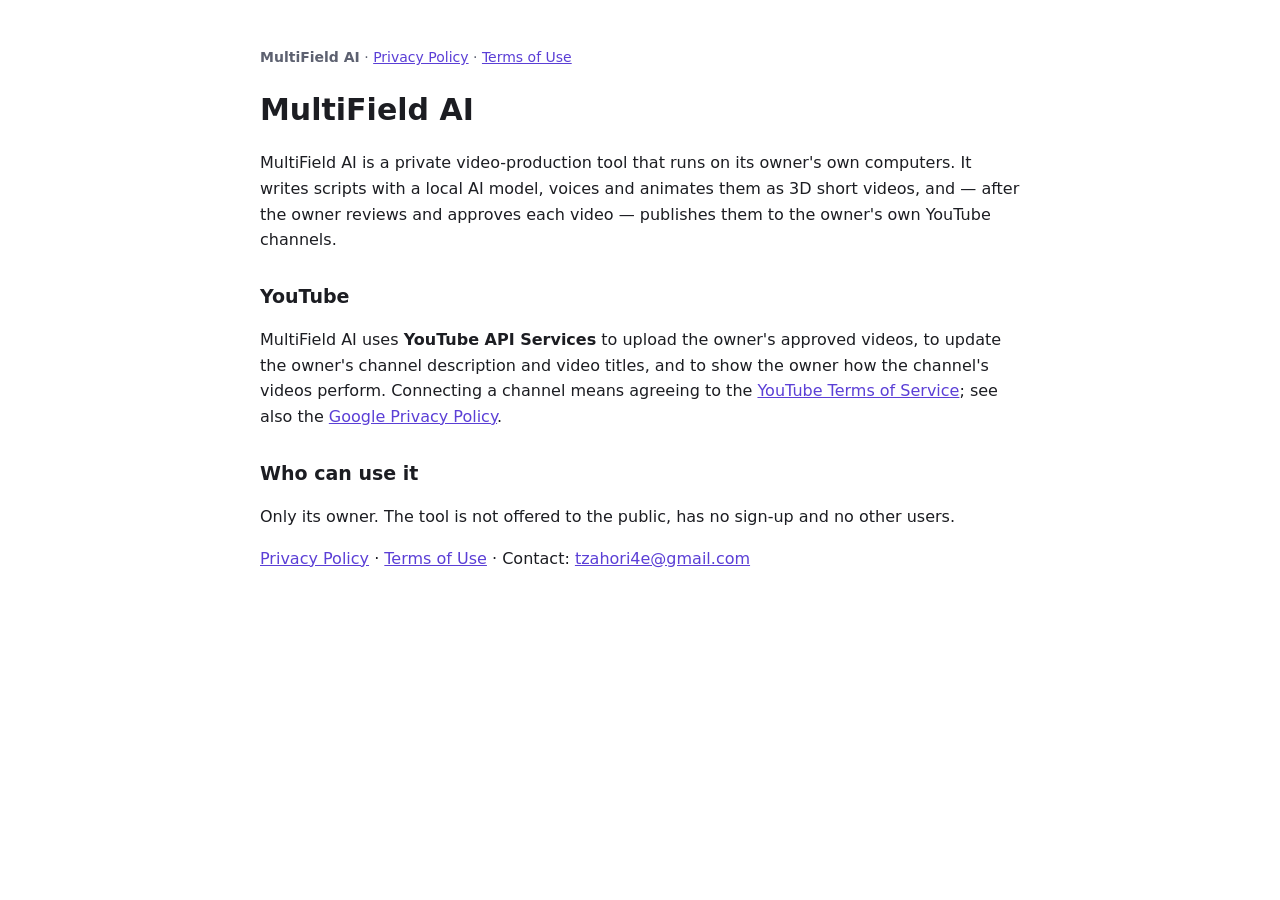
<file: index.html>
<!doctype html>
<html lang="en">
<head>
<meta charset="utf-8">
<meta name="viewport" content="width=device-width, initial-scale=1">
<title>MultiField AI</title>
<link rel="stylesheet" href="legal.css">
</head>
<body>
<main>
<p class="nav"><b>MultiField AI</b> · <a href="privacy.html">Privacy Policy</a> · <a href="terms.html">Terms of Use</a></p>
<h1>MultiField AI</h1>
<p>MultiField AI is a private video-production tool that runs on its owner's own computers. It writes scripts with a
local AI model, voices and animates them as 3D short videos, and — after the owner reviews and approves each video —
publishes them to the owner's own YouTube channels.</p>

<h2>YouTube</h2>
<p>MultiField AI uses <b>YouTube API Services</b> to upload the owner's approved videos, to update the owner's
channel description and video titles, and to show the owner how the channel's videos perform. Connecting a channel
means agreeing to the <a href="https://www.youtube.com/t/terms">YouTube Terms of Service</a>; see also the
<a href="https://policies.google.com/privacy">Google Privacy Policy</a>.</p>

<h2>Who can use it</h2>
<p>Only its owner. The tool is not offered to the public, has no sign-up and no other users.</p>

<p><a href="privacy.html">Privacy Policy</a> · <a href="terms.html">Terms of Use</a> ·
Contact: <a href="mailto:tzahori4e@gmail.com">tzahori4e@gmail.com</a></p>
</main>
</body>
</html>
</file>
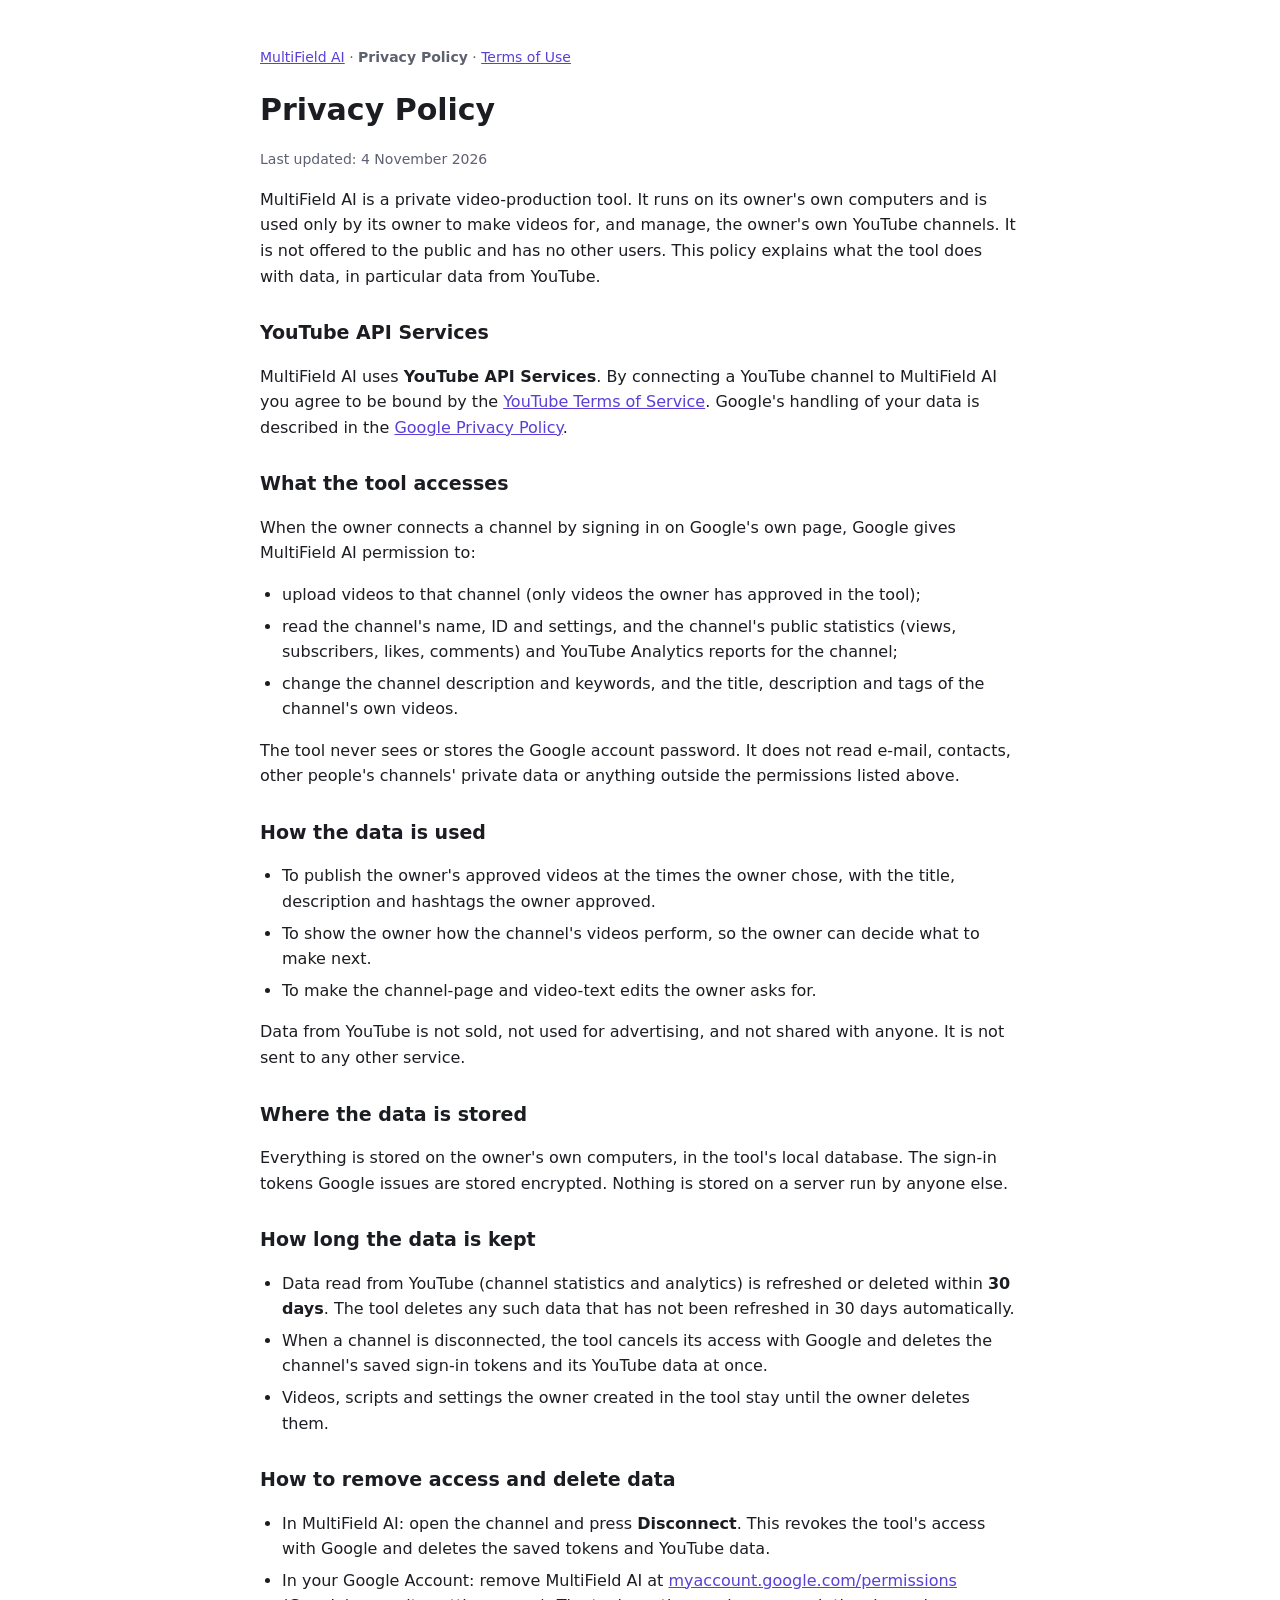
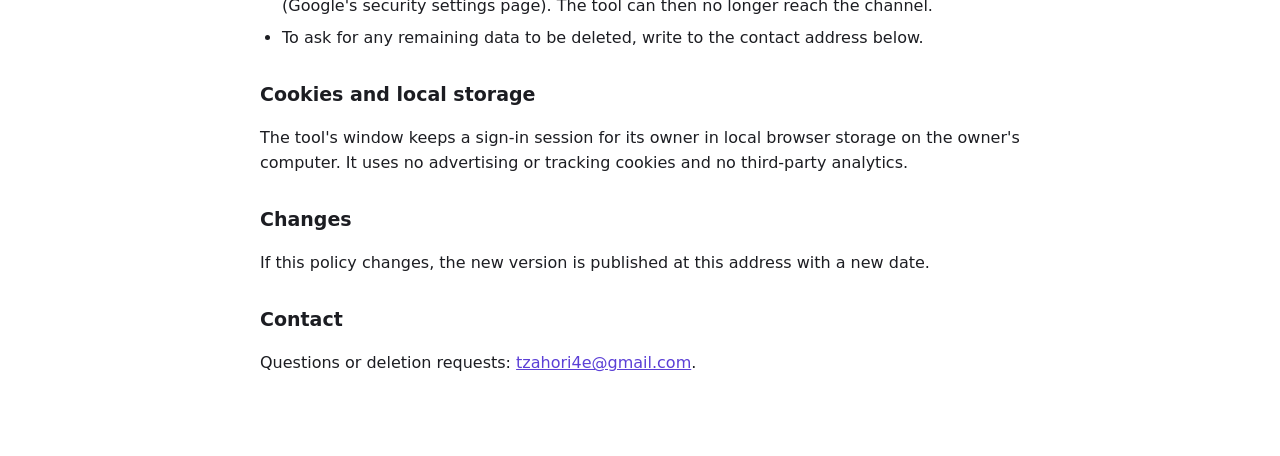
<file: privacy.html>
<!doctype html>
<html lang="en">
<head>
<meta charset="utf-8">
<meta name="viewport" content="width=device-width, initial-scale=1">
<title>MultiField AI — Privacy Policy</title>
<link rel="stylesheet" href="legal.css">
</head>
<body>
<main>
<p class="nav"><a href="index.html">MultiField AI</a> · <b>Privacy Policy</b> · <a href="terms.html">Terms of Use</a></p>
<h1>Privacy Policy</h1>
<p class="muted">Last updated: 4 November 2026</p>

<p>MultiField AI is a private video-production tool. It runs on its owner's own computers and is used only by its
owner to make videos for, and manage, the owner's own YouTube channels. It is not offered to the public and has no
other users. This policy explains what the tool does with data, in particular data from YouTube.</p>

<h2>YouTube API Services</h2>
<p>MultiField AI uses <b>YouTube API Services</b>. By connecting a YouTube channel to MultiField AI you agree to be
bound by the <a href="https://www.youtube.com/t/terms">YouTube Terms of Service</a>. Google's handling of your data
is described in the <a href="https://policies.google.com/privacy">Google Privacy Policy</a>.</p>

<h2>What the tool accesses</h2>
<p>When the owner connects a channel by signing in on Google's own page, Google gives MultiField AI permission to:</p>
<ul>
<li>upload videos to that channel (only videos the owner has approved in the tool);</li>
<li>read the channel's name, ID and settings, and the channel's public statistics (views, subscribers, likes,
comments) and YouTube Analytics reports for the channel;</li>
<li>change the channel description and keywords, and the title, description and tags of the channel's own
videos.</li>
</ul>
<p>The tool never sees or stores the Google account password. It does not read e-mail, contacts, other people's
channels' private data or anything outside the permissions listed above.</p>

<h2>How the data is used</h2>
<ul>
<li>To publish the owner's approved videos at the times the owner chose, with the title, description and hashtags
the owner approved.</li>
<li>To show the owner how the channel's videos perform, so the owner can decide what to make next.</li>
<li>To make the channel-page and video-text edits the owner asks for.</li>
</ul>
<p>Data from YouTube is not sold, not used for advertising, and not shared with anyone. It is not sent to any other
service.</p>

<h2>Where the data is stored</h2>
<p>Everything is stored on the owner's own computers, in the tool's local database. The sign-in tokens Google issues
are stored encrypted. Nothing is stored on a server run by anyone else.</p>

<h2>How long the data is kept</h2>
<ul>
<li>Data read from YouTube (channel statistics and analytics) is refreshed or deleted within <b>30 days</b>. The
tool deletes any such data that has not been refreshed in 30 days automatically.</li>
<li>When a channel is disconnected, the tool cancels its access with Google and deletes the channel's saved sign-in
tokens and its YouTube data at once.</li>
<li>Videos, scripts and settings the owner created in the tool stay until the owner deletes them.</li>
</ul>

<h2>How to remove access and delete data</h2>
<ul>
<li>In MultiField AI: open the channel and press <b>Disconnect</b>. This revokes the tool's access with Google and
deletes the saved tokens and YouTube data.</li>
<li>In your Google Account: remove MultiField AI at
<a href="https://myaccount.google.com/permissions">myaccount.google.com/permissions</a>
(Google's security settings page). The tool can then no longer reach the channel.</li>
<li>To ask for any remaining data to be deleted, write to the contact address below.</li>
</ul>

<h2>Cookies and local storage</h2>
<p>The tool's window keeps a sign-in session for its owner in local browser storage on the owner's computer. It uses
no advertising or tracking cookies and no third-party analytics.</p>

<h2>Changes</h2>
<p>If this policy changes, the new version is published at this address with a new date.</p>

<h2>Contact</h2>
<p>Questions or deletion requests: <a href="mailto:tzahori4e@gmail.com">tzahori4e@gmail.com</a>.</p>
</main>
</body>
</html>
</file>
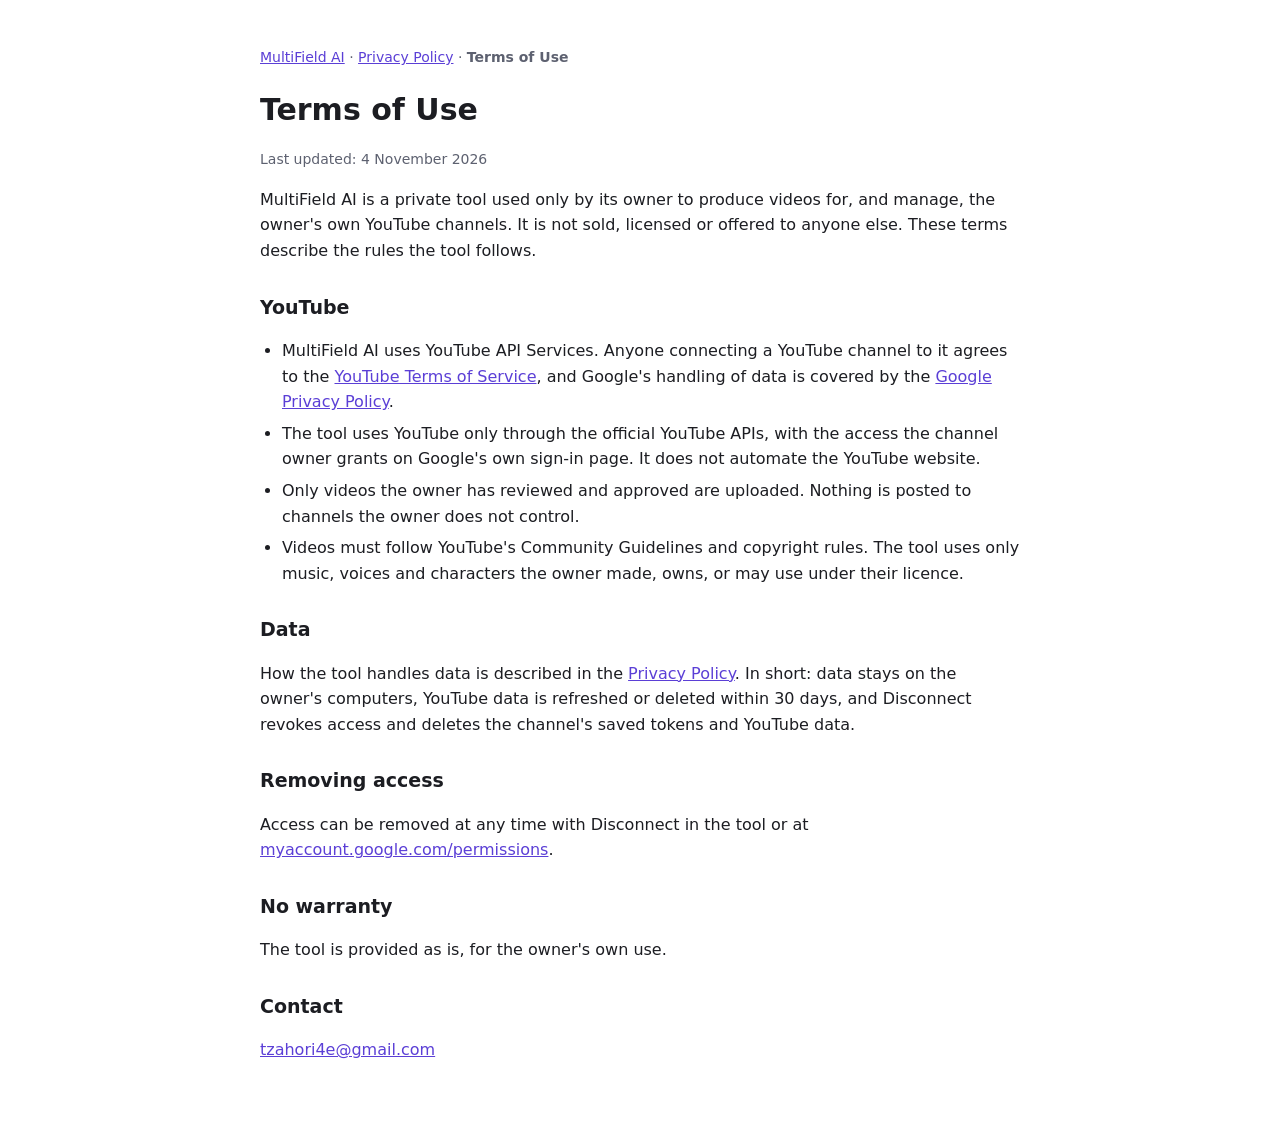
<file: terms.html>
<!doctype html>
<html lang="en">
<head>
<meta charset="utf-8">
<meta name="viewport" content="width=device-width, initial-scale=1">
<title>MultiField AI — Terms of Use</title>
<link rel="stylesheet" href="legal.css">
</head>
<body>
<main>
<p class="nav"><a href="index.html">MultiField AI</a> · <a href="privacy.html">Privacy Policy</a> · <b>Terms of Use</b></p>
<h1>Terms of Use</h1>
<p class="muted">Last updated: 4 November 2026</p>

<p>MultiField AI is a private tool used only by its owner to produce videos for, and manage, the owner's own YouTube
channels. It is not sold, licensed or offered to anyone else. These terms describe the rules the tool follows.</p>

<h2>YouTube</h2>
<ul>
<li>MultiField AI uses YouTube API Services. Anyone connecting a YouTube channel to it agrees to the
<a href="https://www.youtube.com/t/terms">YouTube Terms of Service</a>, and Google's handling of data is covered by
the <a href="https://policies.google.com/privacy">Google Privacy Policy</a>.</li>
<li>The tool uses YouTube only through the official YouTube APIs, with the access the channel owner grants on
Google's own sign-in page. It does not automate the YouTube website.</li>
<li>Only videos the owner has reviewed and approved are uploaded. Nothing is posted to channels the owner does not
control.</li>
<li>Videos must follow YouTube's Community Guidelines and copyright rules. The tool uses only music, voices and
characters the owner made, owns, or may use under their licence.</li>
</ul>

<h2>Data</h2>
<p>How the tool handles data is described in the <a href="privacy.html">Privacy Policy</a>. In short: data stays on
the owner's computers, YouTube data is refreshed or deleted within 30 days, and Disconnect revokes access and deletes
the channel's saved tokens and YouTube data.</p>

<h2>Removing access</h2>
<p>Access can be removed at any time with Disconnect in the tool or at
<a href="https://myaccount.google.com/permissions">myaccount.google.com/permissions</a>.</p>

<h2>No warranty</h2>
<p>The tool is provided as is, for the owner's own use.</p>

<h2>Contact</h2>
<p><a href="mailto:tzahori4e@gmail.com">tzahori4e@gmail.com</a></p>
</main>
</body>
</html>
</file>
<file: legal.css>
:root { color-scheme: light; --ink: #1c1d22; --muted: #5d6170; --link: #5b3fd6; --bg: #ffffff; }
body { margin: 0; background: var(--bg); color: var(--ink); font: 16px/1.6 system-ui, -apple-system, "Segoe UI", Roboto, sans-serif; }
main { max-width: 760px; margin: 0 auto; padding: 32px 16px 64px; }
h1 { font-size: 30px; margin: 18px 0 4px; }
h2 { font-size: 19px; margin: 28px 0 8px; }
a { color: var(--link); }
.muted { color: var(--muted); font-size: 14px; }
.nav { font-size: 14px; color: var(--muted); }
ul { padding-left: 22px; }
li { margin-bottom: 6px; }
</file>
